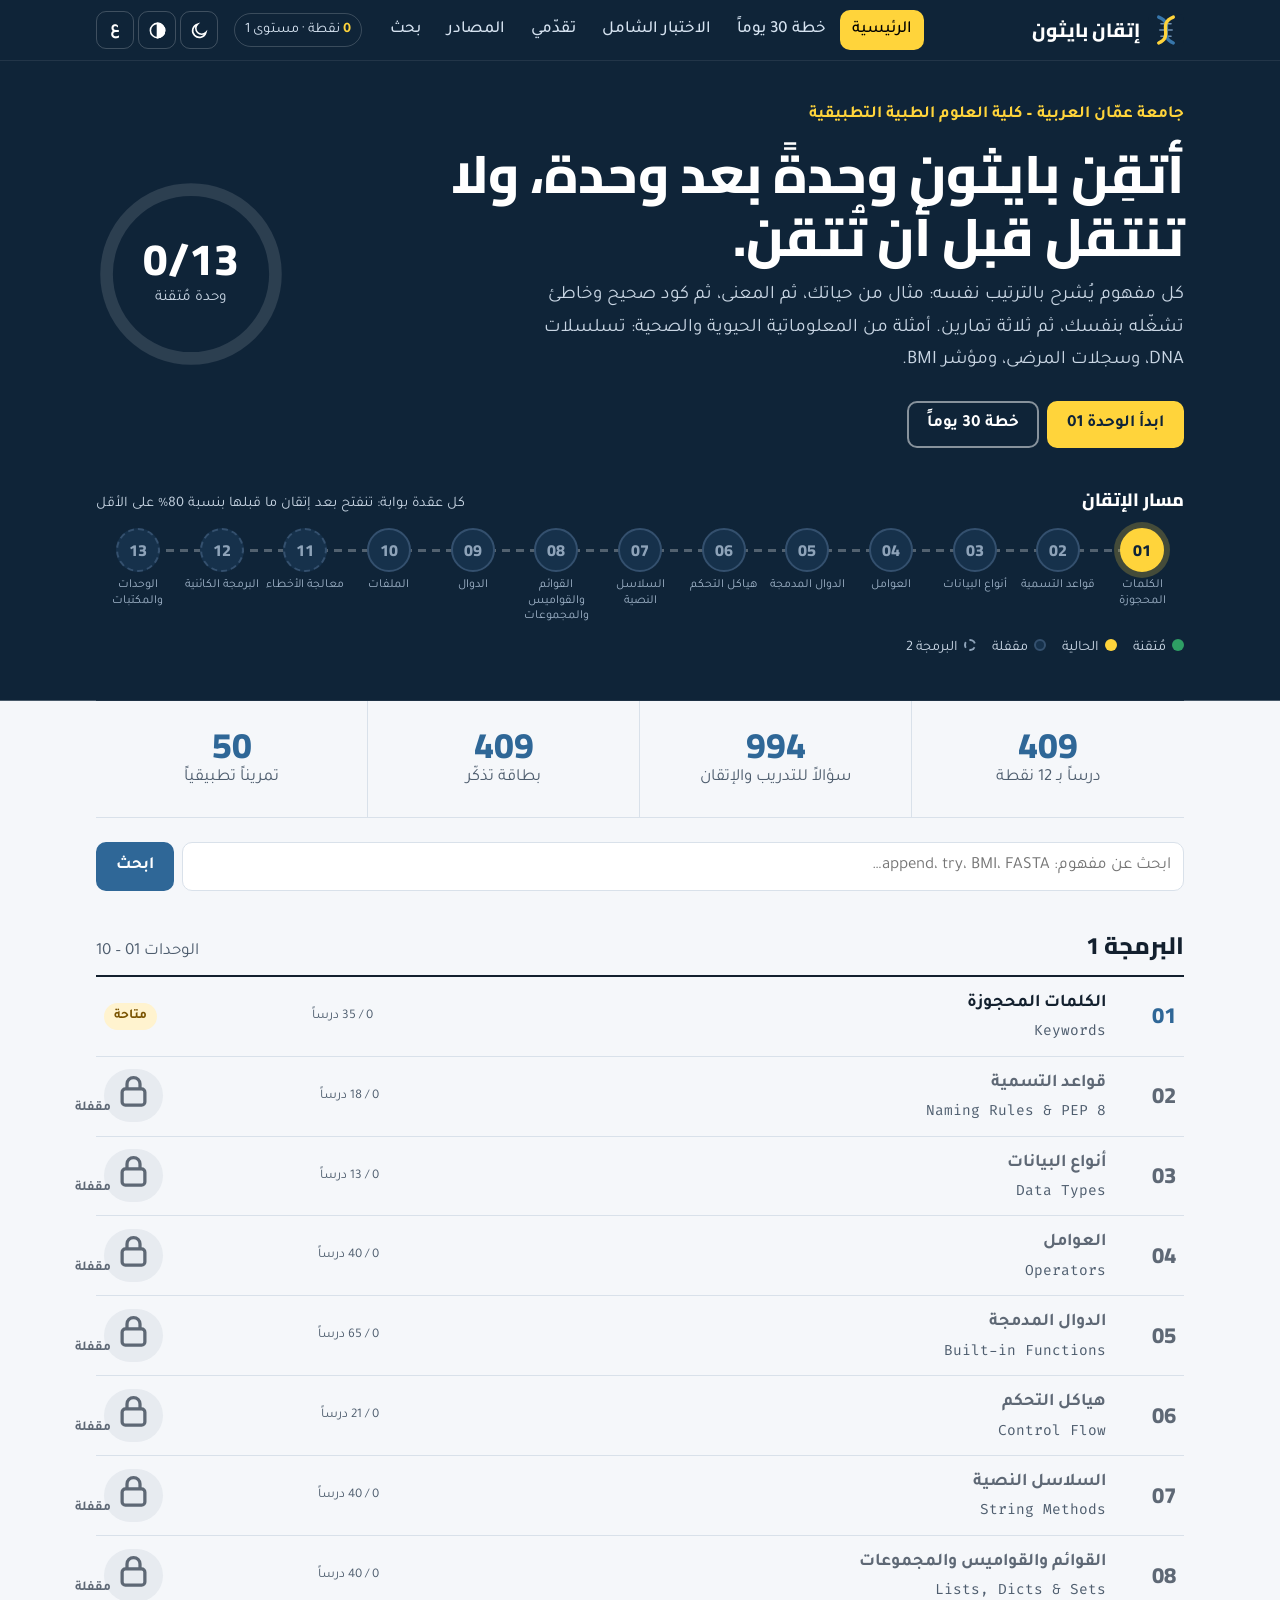
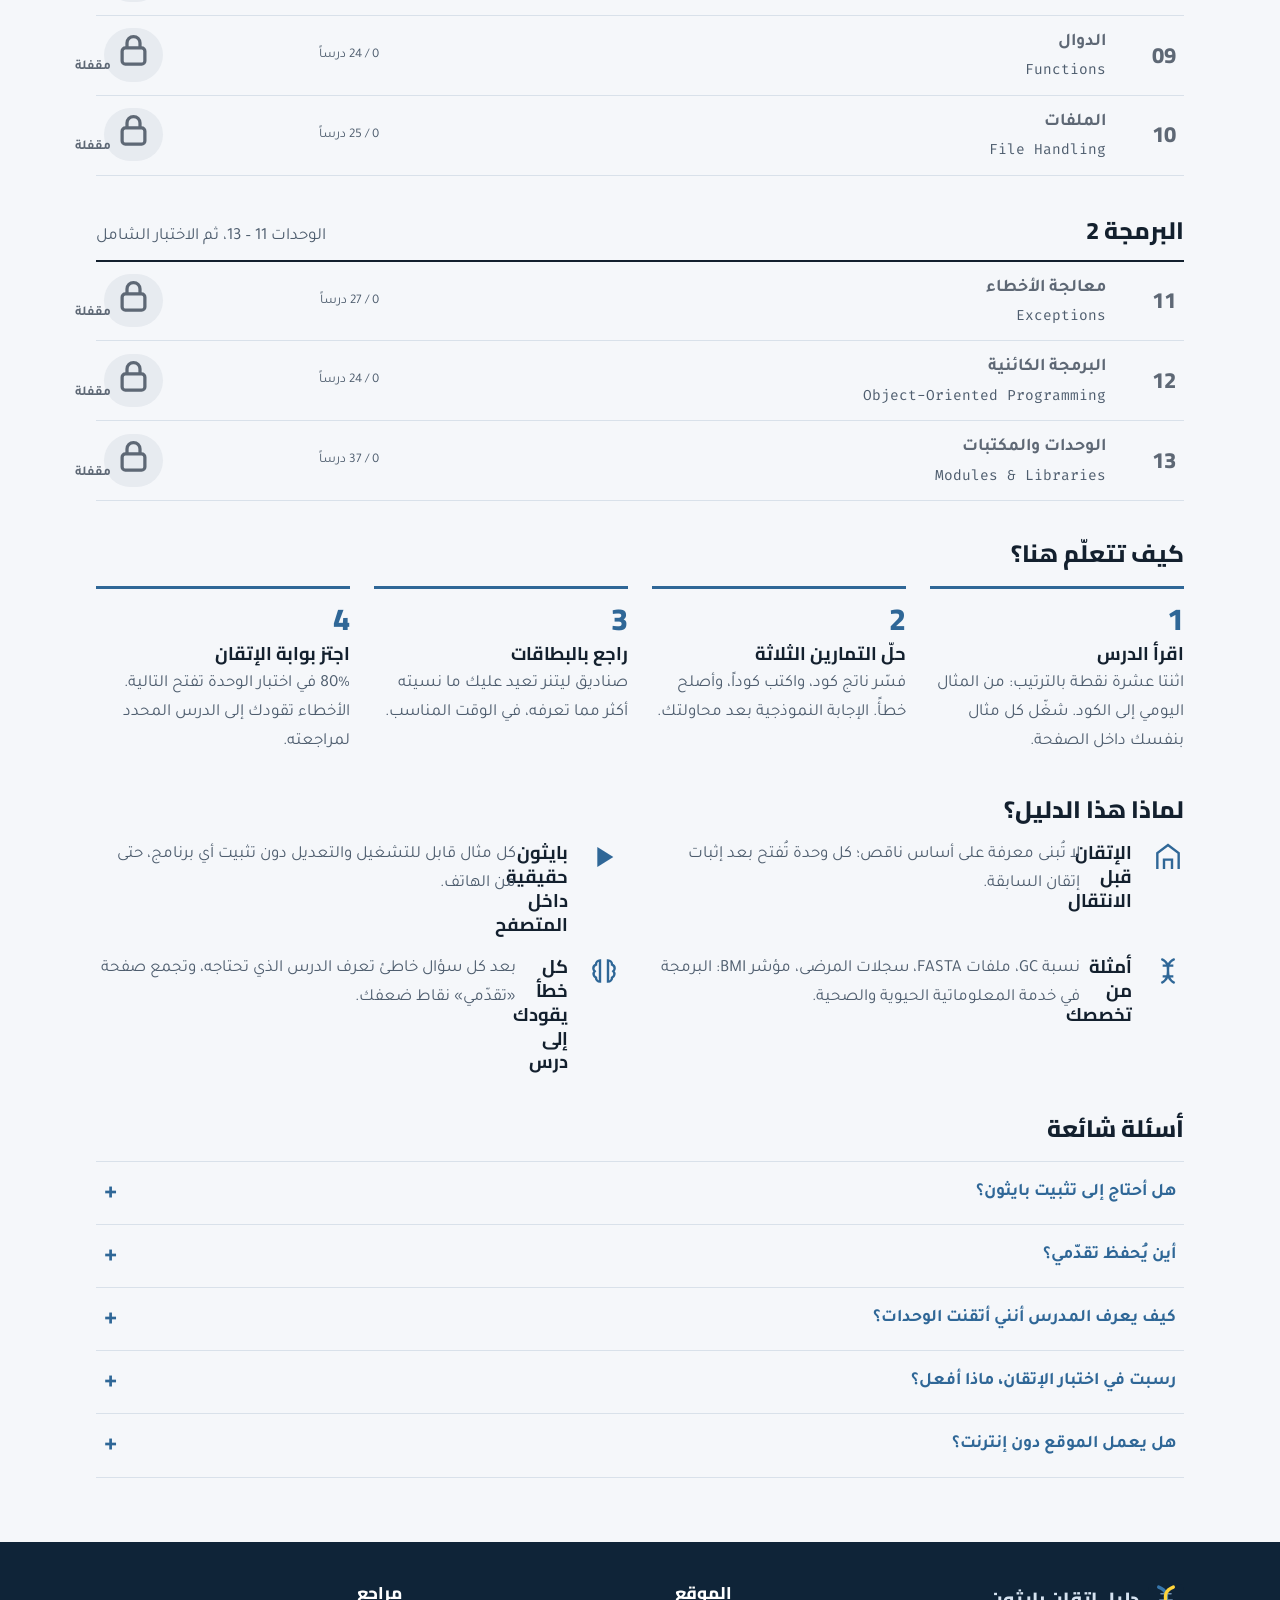
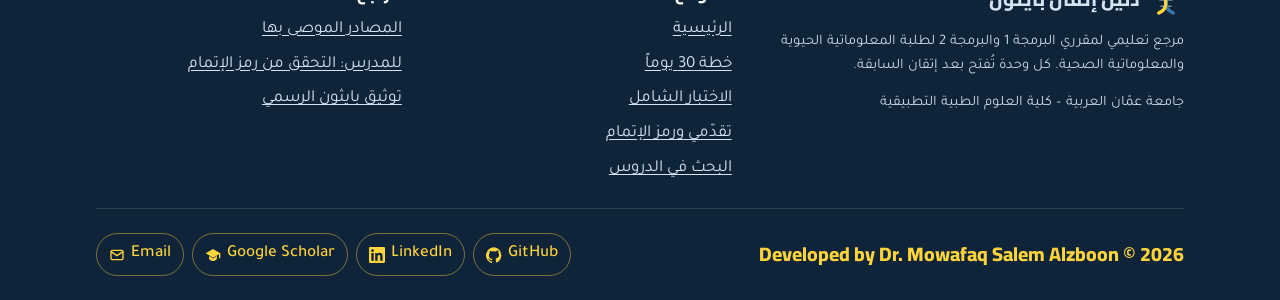
<file: index.html>
<!DOCTYPE html>
<html lang="ar" dir="rtl" data-theme="light" data-font="m">
<head>
<meta charset="utf-8">
<meta name="viewport" content="width=device-width, initial-scale=1">
<title>دليل إتقان بايثون – تعلّم بايثون بالإتقان المتدرّج</title>
<meta name="description" content="تعلّم لغة بايثون خطوة بخطوة: 13 وحدة و409 دروس بأسلوب النقاط الـ12، كود تشغّله في المتصفح، بطاقات تذكّر، وبوابات إتقان. أمثلة من المعلوماتية الحيوية والصحية.">
<meta name="author" content="Dr. Mowafaq Salem Alzboon">
<meta name="theme-color" content="#0F2438">
<link rel="canonical" href="https://mowafaqalzboon.github.io/python-mastery/">

<!-- المشاركة على وسائل التواصل (Open Graph + Twitter) -->
<meta property="og:type" content="website">
<meta property="og:locale" content="ar_AR">
<meta property="og:title" content="دليل إتقان بايثون – Python Mastery Guide">
<meta property="og:description" content="13 وحدة و409 دروس بكود قابل للتشغيل، وبطاقات تذكّر، واختبارات إتقان متدرّجة. أمثلة من المعلوماتية الحيوية والصحية.">
<meta property="og:url" content="https://mowafaqalzboon.github.io/python-mastery/">
<meta property="og:image" content="https://mowafaqalzboon.github.io/python-mastery/assets/img/og-image.png">
<meta name="twitter:card" content="summary_large_image">

<!-- الأيقونات -->
<link rel="icon" href="assets/img/logo.svg" type="image/svg+xml">
<link rel="icon" href="assets/img/icon-192.png" sizes="192x192" type="image/png">
<link rel="apple-touch-icon" href="assets/img/icon-192.png">
<link rel="manifest" href="manifest.webmanifest">

<!-- الخطوط: Cairo للعناوين، Tajawal للنص، Fira Code للكود (display=swap لعدم حجب العرض) -->
<link rel="preconnect" href="https://fonts.googleapis.com">
<link rel="preconnect" href="https://fonts.gstatic.com" crossorigin>
<!-- تحميل الخطوط دون حجب عرض الصفحة: يظهر النص فوراً بخط النظام ثم يتبدل -->
<link rel="preload" as="style" href="https://fonts.googleapis.com/css2?family=Cairo:wght@700;800&family=Fira+Code:wght@400;600&family=Tajawal:wght@400;500;700&display=swap" onload="this.onload=null;this.rel='stylesheet'">
<noscript><link rel="stylesheet" href="https://fonts.googleapis.com/css2?family=Cairo:wght@700;800&family=Fira+Code:wght@400;600&family=Tajawal:wght@400;500;700&display=swap"></noscript>

<link rel="preload" href="assets/data/core.json" as="fetch" crossorigin>
<link rel="stylesheet" href="assets/css/tokens.css">
<link rel="stylesheet" href="assets/css/app.css">
<link rel="stylesheet" href="assets/css/learn.css">

<!-- تطبيق تفضيلات العرض قبل الرسم لتجنب وميض الوضع الفاتح -->
<script>
  (function () {
    var d = document.documentElement, p = {};
    try { p = JSON.parse(localStorage.getItem("pm_prefs")) || {}; } catch (e) {}
    var dark = p.theme ? p.theme === "dark" : window.matchMedia("(prefers-color-scheme: dark)").matches;
    d.setAttribute("data-theme", dark ? "dark" : "light");
    if (p.contrast === "high") d.setAttribute("data-contrast", "high");
    d.setAttribute("data-font", p.font || "m");
  })();
</script>
<!-- بيانات منظمة لمحركات البحث (نوع: مقرر تعليمي) -->
<script type="application/ld+json">
{
  "@context": "https://schema.org",
  "@type": "Course",
  "name": "دليل إتقان بايثون – Python Mastery Guide",
  "description": "مقرر بايثون متدرّج بثلاث عشرة وحدة وبوابات إتقان، بأمثلة من المعلوماتية الحيوية والصحية.",
  "inLanguage": "ar",
  "url": "https://mowafaqalzboon.github.io/python-mastery/",
  "isAccessibleForFree": true,
  "educationalLevel": "University",
  "provider": { "@type": "CollegeOrUniversity", "name": "Amman Arab University" },
  "author": { "@type": "Person", "name": "Dr. Mowafaq Salem Alzboon",
              "sameAs": ["https://github.com/MowafaqAlzboon", "https://www.linkedin.com/in/mowafaq-salem-alzboon-87a21338/", "https://scholar.google.com/citations?user=GtyQFkYAAAAJ"] },
  "hasCourseInstance": { "@type": "CourseInstance", "courseMode": "online", "courseWorkload": "PT60H" }
}
</script>
</head>
<body>
<a class="skip-link" href="#main">تخطَّ إلى المحتوى</a>

<header class="site-header">
  <div class="wrap">
    <a class="brand" href="#/" aria-label="دليل إتقان بايثون – الصفحة الرئيسية">
      <img src="assets/img/logo.svg" alt="" width="36" height="36"><b>إتقان بايثون</b>
    </a>
    <nav class="main-nav" aria-label="القائمة الرئيسية">
      <a href="#/" data-nav="home">الرئيسية</a>
      <a href="#/plan" data-nav="plan">خطة 30 يوماً</a>
      <a href="#/final" data-nav="final">الاختبار الشامل</a>
      <a href="#/me" data-nav="me">تقدّمي</a>
      <a href="#/resources" data-nav="resources">المصادر</a>
      <a href="#/search" data-nav="search">بحث</a>
    </nav>
    <a class="xp-chip" id="xp-chip" href="#/me"></a>
    <div class="prefs" role="group" aria-label="إعدادات العرض">
      <button class="icon-btn" id="btn-theme" type="button" aria-label="الوضع الليلي" aria-pressed="false"></button>
      <button class="icon-btn" id="btn-contrast" type="button" aria-label="وضع التباين العالي" aria-pressed="false"></button>
      <button class="icon-btn" id="btn-font" type="button" aria-label="حجم الخط: متوسط. اضغط للتغيير">ع</button>
    </div>
  </div>
</header>

<main id="main" tabindex="-1">
  <div class="wrap" id="app">
    <noscript><h1>دليل إتقان بايثون</h1><p>يحتاج هذا الموقع إلى تفعيل JavaScript لعرض الدروس وتشغيل الكود.</p></noscript>
    <p class="muted" role="status">جارٍ التحميل…</p>
  </div>
</main>

<footer class="site-footer">
  <div class="wrap">
    <div class="footer-grid">
      <div>
        <a class="brand" href="#/"><img src="assets/img/logo.svg" alt="" width="36" height="36"><b>دليل إتقان بايثون</b></a>
        <p class="small ft-about">مرجع تعليمي لمقرري البرمجة 1 والبرمجة 2 لطلبة المعلوماتية الحيوية والمعلوماتية الصحية. كل وحدة تُفتح بعد إتقان السابقة.</p>
        <p class="small" id="ft-uni"></p>
      </div>
      <div>
        <h2>الموقع</h2>
        <ul>
          <li><a href="#/">الرئيسية</a></li>
          <li><a href="#/plan">خطة 30 يوماً</a></li>
          <li><a href="#/final">الاختبار الشامل</a></li>
          <li><a href="#/me">تقدّمي ورمز الإتمام</a></li>
          <li><a href="#/search">البحث في الدروس</a></li>
        </ul>
      </div>
      <div>
        <h2>مراجع</h2>
        <ul>
          <li><a href="#/resources">المصادر الموصى بها</a></li>
          <li><a href="#/verify">للمدرس: التحقق من رمز الإتمام</a></li>
          <li><a href="https://docs.python.org/3/" rel="noopener" target="_blank">توثيق بايثون الرسمي</a></li>
        </ul>
      </div>
    </div>
    <!-- اسم المؤلف: إلزامي في كل الصفحات، ذهبي على خلفية داكنة، مع سنة تلقائية -->
    <div class="author">
      <p class="author-name">Developed by Dr. Mowafaq Salem Alzboon © <span id="year"></span></p>
      <div class="author-links" id="author-links"></div>
    </div>
  </div>
</footer>

<div class="sr-only" aria-live="polite" id="live"></div>

<script src="assets/js/config.js"></script>
<script src="assets/js/py.js" defer></script>
<script src="assets/js/app.js" defer></script>
</body>
</html>
</file>
<file: assets/css/tokens.css>
/* ============================================================
   tokens.css — نظام التصميم (Design Tokens)
   كل الألوان والخطوط والمسافات تُعرَّف هنا فقط، وبقية الملفات تستخدم المتغيرات.
   ثلاثة أوضاع: فاتح (افتراضي) / ليلي [data-theme="dark"] / تباين عالٍ [data-contrast="high"]
   ثلاثة أحجام خط: [data-font="s|m|l"]
   ============================================================ */
:root {
  /* ألوان الهوية (ثابتة في كل الأوضاع) */
  --py-blue: #3776AB;      /* أزرق بايثون */
  --py-yellow: #FFD43B;    /* أصفر بايثون: يُستخدم على الخلفيات الداكنة فقط (تباين) */
  --ink: #0F2438;          /* الحبر الكحلي: الشريط العلوي والتذييل وقسم البطل */
  --ink-2: #16314B;

  /* ألوان دلالية — الوضع الفاتح */
  --bg: #F5F7FA;
  --surface: #FFFFFF;
  --surface-2: #EEF2F7;
  --text: #13202E;
  --text-muted: #4E5D6E;   /* تباين 6.6:1 على الأبيض */
  --line: #D9E1EA;
  --primary: #2F6797;      /* أغمق قليلاً من أزرق بايثون ليحقق 5.9:1 على الأبيض */
  --primary-text: #FFFFFF;
  --ok: #1E7B4A;  --ok-bg: #E2F3E9;
  --warn: #7A5300; --warn-bg: #FFF3CF;
  --bad: #A3121B; --bad-bg: #FCE4E6;
  --lock: #5E6875; --lock-bg: #E7EBF0;
  --code-bg: #EEF2F7; --code-text: #10233A;
  --focus: #FFB000;

  /* الخطوط */
  --font-display: "Cairo", "Segoe UI", Tahoma, sans-serif;
  --font-body: "Tajawal", "Segoe UI", Tahoma, sans-serif;
  --font-code: "Fira Code", Consolas, Menlo, "DejaVu Sans Mono", "Tajawal", "Courier New", monospace; /* العربية داخل الكود تأخذ خطاً عربياً */
  --fs-base: 17px;

  /* المقياس والمسافات */
  --radius-s: 6px; --radius-m: 10px; --radius-l: 18px;
  --space-1: 4px; --space-2: 8px; --space-3: 12px; --space-4: 16px; --space-5: 24px; --space-6: 40px; --space-7: 64px;
  --maxw: 1120px;
  --shadow: 0 1px 2px rgba(15, 36, 56, .06), 0 6px 18px rgba(15, 36, 56, .06);
  --dur: .25s;
}

/* ---------- الوضع الليلي ---------- */
[data-theme="dark"] {
  --bg: #0B1622;
  --surface: #122133;
  --surface-2: #19304A;
  --text: #E6EDF5;
  --text-muted: #A9B8C8;
  --line: #24405E;
  --primary: #6FA8DC;
  --primary-text: #0B1622;
  --ok: #6FD39A;  --ok-bg: #133524;
  --warn: #FFD43B; --warn-bg: #3A3110;
  --bad: #FF8A93; --bad-bg: #3D1519;
  --lock: #93A1B1; --lock-bg: #1A2A3C;
  --code-bg: #0E1A28; --code-text: #DCE7F3;
  --shadow: none;
}

/* ---------- وضع التباين العالي (يغلب الليلي والفاتح) ---------- */
[data-contrast="high"] {
  --bg: #000000;
  --surface: #000000;
  --surface-2: #111111;
  --text: #FFFFFF;
  --text-muted: #FFFFFF;
  --line: #FFFFFF;
  --primary: #FFD43B;
  --primary-text: #000000;
  --ok: #7CFFB0; --ok-bg: #000000;
  --warn: #FFD43B; --warn-bg: #000000;
  --bad: #FF9AA2; --bad-bg: #000000;
  --lock: #FFFFFF; --lock-bg: #000000;
  --code-bg: #000000; --code-text: #FFFFFF;
  --ink: #000000; --ink-2: #000000;
  --focus: #00E5FF;
  --shadow: none;
}

/* ---------- أحجام الخط ---------- */
[data-font="s"] { --fs-base: 15px; }
[data-font="m"] { --fs-base: 17px; }
[data-font="l"] { --fs-base: 20px; }
</file>
<file: assets/css/app.css>
/* ============================================================
   app.css — مكونات الواجهة (تعتمد كلياً على tokens.css)
   الترتيب: الأساس ← الهيكل (رأس/تذييل) ← الصفحة الرئيسية ← مكونات التعلم
   ============================================================ */

/* ---------- الأساس ---------- */
*, *::before, *::after { box-sizing: border-box; }
html { font-size: var(--fs-base); -webkit-text-size-adjust: 100%; }
body {
  margin: 0; background: var(--bg); color: var(--text);
  font-family: var(--font-body); line-height: 1.7;
  display: flex; flex-direction: column; min-height: 100vh;
}
h1, h2, h3 { font-family: var(--font-display); line-height: 1.3; margin: 0 0 .5em; }
h1 { font-size: 1.85rem; font-weight: 800; }
h2 { font-size: 1.4rem; font-weight: 800; margin-top: 1.6em; }
h3 { font-size: 1.08rem; font-weight: 700; }
p { margin: 0 0 .8em; }
a { color: var(--primary); text-underline-offset: 3px; }
img, svg { max-width: 100%; }
.wrap { width: 100%; max-width: var(--maxw); margin-inline: auto; padding-inline: var(--space-4); }
main { flex: 1; padding-block: var(--space-5) var(--space-7); }
.muted { color: var(--text-muted); }
.small { font-size: .86rem; }
.sr-only { position: absolute; width: 1px; height: 1px; overflow: hidden; clip: rect(0 0 0 0); white-space: nowrap; }

/* تركيز مرئي واضح على كل عنصر تفاعلي (WCAG 2.4.7) */
:focus-visible { outline: 3px solid var(--focus); outline-offset: 2px; border-radius: 4px; }

/* رابط التخطي إلى المحتوى (WCAG 2.4.1) */
.skip-link {
  position: absolute; inset-inline-start: var(--space-4); top: -60px; z-index: 50;
  background: var(--py-yellow); color: #000; padding: var(--space-2) var(--space-4);
  border-radius: var(--radius-m); font-weight: 700; text-decoration: none;
}
.skip-link:focus { top: var(--space-2); }

/* احترام تفضيل تقليل الحركة */
@media (prefers-reduced-motion: reduce) {
  *, *::before, *::after { animation: none !important; transition: none !important; scroll-behavior: auto !important; }
}

/* ---------- الرأس ---------- */
.site-header { background: var(--ink); color: #fff; position: sticky; top: 0; z-index: 20; border-bottom: 1px solid rgba(255,255,255,.08); }
.site-header .wrap { display: flex; align-items: center; gap: var(--space-4); min-height: 60px; flex-wrap: wrap; }
.brand { display: flex; align-items: center; gap: var(--space-2); color: #fff; text-decoration: none; }
.brand img { width: 36px; height: 36px; }
.brand b { font-family: var(--font-display); font-weight: 800; font-size: 1.12rem; }
.main-nav { display: flex; gap: 2px; margin-inline-start: auto; flex-wrap: wrap; }
.main-nav a {
  color: #D5E2F0; text-decoration: none; padding: 6px 12px; border-radius: var(--radius-m); font-weight: 500;
}
.main-nav a:hover { color: #fff; background: rgba(255,255,255,.08); }
.main-nav a[aria-current="page"] { color: #000; background: var(--py-yellow); }
.prefs { display: flex; gap: 4px; }
.icon-btn {
  display: inline-grid; place-items: center; width: 38px; height: 38px; border-radius: var(--radius-m);
  border: 1px solid rgba(255,255,255,.2); background: transparent; color: #fff; cursor: pointer; font: inherit; font-weight: 700;
}
.icon-btn:hover { background: rgba(255,255,255,.1); }
.icon-btn[aria-pressed="true"] { background: var(--py-yellow); color: #000; border-color: var(--py-yellow); }
.icon-btn svg { width: 19px; height: 19px; }

/* ---------- التذييل ---------- */
.site-footer { background: var(--ink); color: #C9D6E4; padding-block: var(--space-6) var(--space-5); }
.footer-grid { display: grid; grid-template-columns: 1.4fr 1fr 1fr; gap: var(--space-5); }
.site-footer h2 { font-size: 1rem; color: #fff; margin: 0 0 var(--space-3); }
.site-footer a { color: #D5E2F0; }
.site-footer ul { list-style: none; margin: 0; padding: 0; display: grid; gap: 6px; }
.author {
  margin-top: var(--space-5); padding-top: var(--space-5); border-top: 1px solid rgba(255,255,255,.12);
  display: flex; flex-wrap: wrap; gap: var(--space-3) var(--space-5); align-items: center; justify-content: space-between;
}
.author-name { direction: ltr; font-family: var(--font-display); font-weight: 800; font-size: 1.15rem; color: var(--py-yellow); margin: 0; }
.author-links { display: flex; gap: var(--space-2); }
.author-links a {
  display: inline-flex; align-items: center; gap: 6px; padding: 6px 12px; border: 1px solid rgba(255,212,59,.45);
  border-radius: 999px; color: var(--py-yellow); text-decoration: none; font-weight: 500; direction: ltr;
}
.author-links a:hover { background: rgba(255,212,59,.12); }
.author-links svg { width: 16px; height: 16px; }

/* ---------- الأزرار والشارات ---------- */
.btn {
  display: inline-flex; align-items: center; gap: 8px; border: 2px solid var(--primary); background: var(--primary);
  color: var(--primary-text); border-radius: var(--radius-m); padding: 10px 18px; font: inherit; font-weight: 700;
  cursor: pointer; text-decoration: none; line-height: 1.3;
}
.btn:hover { filter: brightness(1.08); }
.btn[disabled] { opacity: .45; cursor: not-allowed; }
.btn.ghost { background: transparent; color: var(--primary); }
.btn.gold { background: var(--py-yellow); border-color: var(--py-yellow); color: #0F2438; }
.btn.on-dark { background: transparent; border-color: rgba(255,255,255,.5); color: #fff; }
.btn.danger { background: var(--bad); border-color: var(--bad); color: #fff; }
.btn.sm { padding: 5px 12px; font-size: .9rem; }
.row { display: flex; gap: var(--space-2); flex-wrap: wrap; align-items: center; }
.pill { display: inline-block; font-size: .8rem; font-weight: 700; padding: 2px 10px; border-radius: 999px; white-space: nowrap; }
.p-ok { background: var(--ok-bg); color: var(--ok); }
.p-warn { background: var(--warn-bg); color: var(--warn); }
.p-bad { background: var(--bad-bg); color: var(--bad); }
.p-lock { background: var(--lock-bg); color: var(--lock); }
.p-c { background: var(--surface-2); color: var(--text); }
[data-contrast="high"] .pill { border: 1px solid currentColor; }

/* ============================================================
   الصفحة الرئيسية
   ============================================================ */
.hero { background: var(--ink); color: #fff; margin-top: calc(-1 * var(--space-5)); padding-block: var(--space-6) var(--space-6); }
.hero-grid { display: grid; grid-template-columns: 1fr auto; gap: var(--space-6); align-items: center; }
.hero h1 { font-size: clamp(1.9rem, 4.6vw, 3.1rem); line-height: 1.2; margin-bottom: var(--space-3); color: #fff; }
.hero .lead { font-size: 1.12rem; color: #C9D6E4; max-width: 34em; }
.hero .row { margin-top: var(--space-5); }

/* حلقة التقدم */
.ring { position: relative; width: 190px; height: 190px; flex: none; }
.ring svg { width: 100%; height: 100%; transform: rotate(-90deg); }
.ring .track { stroke: rgba(255,255,255,.12); }
.ring .value { stroke: var(--py-yellow); transition: stroke-dashoffset 1.2s ease; }
.ring-label { position: absolute; inset: 0; display: grid; place-content: center; text-align: center; }
.ring-label b { font-family: var(--font-display); font-size: 2.6rem; font-weight: 800; line-height: 1; color: #fff; }
.ring-label span { color: #C9D6E4; font-size: .9rem; margin-top: 4px; }

/* مسار الإتقان: العنصر المميز للموقع (13 عقدة متصلة كشريط DNA) */
.strand { margin-top: var(--space-6); }
.strand-title { display: flex; justify-content: space-between; align-items: baseline; gap: var(--space-3); flex-wrap: wrap; margin-bottom: var(--space-3); color: #C9D6E4; }
.strand-title h2 { color: #fff; font-size: 1.05rem; margin: 0; }
.strand ol { list-style: none; margin: 0; padding: 0; display: grid; grid-template-columns: repeat(13, 1fr); position: relative; }
.strand ol::before { /* الخيط الواصل بين العقد */
  content: ""; position: absolute; inset-inline: calc(100% / 26); top: 21px; height: 3px;
  background: repeating-linear-gradient(90deg, rgba(255,255,255,.28) 0 8px, transparent 8px 14px);
}
.strand li { position: relative; display: flex; flex-direction: column; align-items: center; gap: 6px; }
.node {
  position: relative; z-index: 1; width: 44px; height: 44px; border-radius: 50%; display: grid; place-items: center;
  font-family: var(--font-display); font-weight: 800; text-decoration: none; font-size: .95rem;
  background: var(--ink-2); color: #8EA3B9; border: 2px solid #34506E;
}
.node.done { background: #2E9E64; color: #fff; border-color: #2E9E64; }
.node.now { background: var(--py-yellow); color: #0F2438; border-color: var(--py-yellow); box-shadow: 0 0 0 6px rgba(255,212,59,.22); }
.node.p2 { border-style: dashed; }
.node-cap { font-size: .72rem; color: #9FB3C8; text-align: center; line-height: 1.25; max-width: 7.5em; }
.strand-legend { display: flex; gap: var(--space-4); flex-wrap: wrap; margin-top: var(--space-3); font-size: .85rem; color: #C9D6E4; }
.strand-legend i { display: inline-block; width: 12px; height: 12px; border-radius: 50%; margin-inline-end: 6px; vertical-align: -1px; }

/* شريط الأرقام */
.facts { display: grid; grid-template-columns: repeat(4, 1fr); border-bottom: 1px solid var(--line); }
.fact { padding: var(--space-5) var(--space-3); text-align: center; border-inline-start: 1px solid var(--line); }
.fact:first-child { border-inline-start: 0; }
.fact b { display: block; font-family: var(--font-display); font-size: 2.1rem; font-weight: 800; color: var(--primary); line-height: 1.1; }
.fact span { color: var(--text-muted); }

/* قوائم الوحدات */
.course-head { display: flex; align-items: baseline; justify-content: space-between; gap: var(--space-3); flex-wrap: wrap; margin-top: var(--space-6); border-bottom: 2px solid var(--text); padding-bottom: var(--space-2); }
.course-head h2 { margin: 0; }
.units { list-style: none; margin: 0; padding: 0; }
.unit-row {
  display: grid; grid-template-columns: 3.2rem 1fr minmax(120px, 200px) auto; gap: var(--space-4); align-items: center;
  padding: var(--space-3) var(--space-2); border-bottom: 1px solid var(--line); text-decoration: none; color: inherit;
}
.unit-row:hover { background: var(--surface); }
.unit-row .u-num { font-family: var(--font-display); font-weight: 800; font-size: 1.3rem; color: var(--primary); }
.unit-row .u-title { font-weight: 700; font-size: 1.05rem; }
.unit-row .u-en { color: var(--text-muted); font-size: .85rem; direction: ltr; text-align: right; font-family: var(--font-code); }
.unit-row.locked { color: var(--lock); }
.unit-row.locked .u-num { color: var(--lock); }
.meter { height: 8px; background: var(--surface-2); border-radius: 999px; overflow: hidden; }
.meter > i { display: block; height: 100%; background: var(--ok); border-radius: 999px; }
.meter-cap { font-size: .78rem; color: var(--text-muted); margin-top: 3px; }

/* كيف تبدأ (تسلسل حقيقي: الترقيم مستحق هنا) */
.steps { list-style: none; counter-reset: s; margin: var(--space-4) 0 0; padding: 0; display: grid; grid-template-columns: repeat(4, 1fr); gap: var(--space-5); }
.steps li { counter-increment: s; padding-top: var(--space-3); border-top: 3px solid var(--primary); }
.steps li::before { content: counter(s); font-family: var(--font-display); font-weight: 800; font-size: 1.8rem; color: var(--primary); display: block; line-height: 1.2; }
.steps h3 { margin: var(--space-1) 0; }
.steps p { color: var(--text-muted); margin: 0; }

/* لماذا هذا الموقع */
.why { display: grid; grid-template-columns: repeat(2, 1fr); gap: var(--space-4) var(--space-6); margin-top: var(--space-4); }
.why div { display: grid; grid-template-columns: 40px 1fr; gap: var(--space-3); align-items: start; }
.why svg { width: 32px; height: 32px; color: var(--primary); }
.why h3 { margin: 0 0 2px; }
.why p { margin: 0; color: var(--text-muted); }

/* الأسئلة الشائعة */
.faq { margin-top: var(--space-4); border-top: 1px solid var(--line); }
.faq details { border-bottom: 1px solid var(--line); }
.faq summary {
  cursor: pointer; padding: var(--space-4) var(--space-2); font-weight: 700; font-size: 1.04rem; list-style: none;
  display: flex; justify-content: space-between; gap: var(--space-3);
}
.faq summary::-webkit-details-marker { display: none; }
.faq summary::after { content: "+"; font-family: var(--font-display); font-size: 1.4rem; line-height: 1; color: var(--primary); }
.faq details[open] summary::after { content: "–"; }
.faq details p { padding: 0 var(--space-2) var(--space-4); margin: 0; color: var(--text-muted); max-width: 70ch; }

/* بطاقة الطالب */
.panel { background: var(--surface); border: 1px solid var(--line); border-radius: var(--radius-l); padding: var(--space-5); margin: var(--space-4) 0; box-shadow: var(--shadow); }
.form-row { display: flex; gap: var(--space-2); flex-wrap: wrap; align-items: end; }
.form-row label { display: grid; gap: 4px; font-weight: 600; font-size: .9rem; flex: 1; min-width: 170px; }
input[type=text], input[type=search], select, textarea {
  font: inherit; padding: 9px 12px; border: 1.5px solid var(--line); border-radius: var(--radius-m);
  background: var(--surface); color: var(--text);
}

/* ============================================================
   مكونات التعلم (الوحدة، البطاقات، الاختبار، التمارين)
   ============================================================ */
.crumbs { font-size: .88rem; color: var(--text-muted); margin-bottom: var(--space-2); }
.crumbs ol { list-style: none; padding: 0; margin: 0; display: flex; gap: 6px; flex-wrap: wrap; }
.crumbs li + li::before { content: "‹"; margin-inline-end: 6px; }
.unit-head .en { font-family: var(--font-code); color: var(--text-muted); direction: ltr; text-align: right; margin: 0; }
.banner { border-radius: var(--radius-m); padding: var(--space-3) var(--space-4); margin: var(--space-3) 0; font-weight: 600; }
.banner.must { background: var(--bad-bg); color: var(--bad); border-inline-start: 5px solid var(--bad); }
.banner.ok { background: var(--ok-bg); color: var(--ok); }
.banner.warn { background: var(--warn-bg); color: var(--warn); }
.tabs { display: flex; gap: 2px; border-bottom: 2px solid var(--line); margin: var(--space-4) 0; overflow-x: auto; }
.tabs a { padding: 10px 16px; text-decoration: none; color: var(--text-muted); font-weight: 700; border-bottom: 3px solid transparent; margin-bottom: -2px; white-space: nowrap; }
.tabs a[aria-current="page"] { color: var(--text); border-color: var(--primary); }
.filters { display: flex; gap: var(--space-2); flex-wrap: wrap; margin: var(--space-3) 0; }
.filters input[type=search] { flex: 1; min-width: 200px; }
.item { background: var(--surface); border: 1px solid var(--line); border-radius: var(--radius-l); padding: var(--space-4); margin: var(--space-3) 0; }
.item .head { display: flex; gap: var(--space-2); align-items: baseline; flex-wrap: wrap; margin-bottom: var(--space-2); }
.item .title { font-family: var(--font-code); font-weight: 600; font-size: 1.05rem; direction: ltr; unicode-bidi: isolate; }
.item .ten { color: var(--text-muted); font-size: .88rem; direction: ltr; }
.fld { display: grid; grid-template-columns: 150px 1fr; gap: var(--space-2); padding: 6px 0; border-top: 1px dashed var(--line); }
.fld .k { color: var(--text-muted); font-size: .88rem; }
.fld .v { white-space: pre-wrap; }
pre, code, .mono { font-family: var(--font-code); direction: ltr; text-align: left; }
pre { background: var(--code-bg); color: var(--code-text); padding: 10px 12px; border-radius: var(--radius-m); margin: 0; overflow-x: auto; white-space: pre; font-size: .9rem; line-height: 1.55; }
.q { background: var(--surface); border: 1px solid var(--line); border-radius: var(--radius-l); padding: var(--space-4); margin: var(--space-3) 0; }
.q .qh { display: flex; gap: var(--space-2); align-items: center; flex-wrap: wrap; color: var(--text-muted); font-size: .84rem; margin-bottom: 6px; }
.q .qt { font-weight: 700; margin-bottom: var(--space-2); }
.opts { display: grid; gap: 6px; }
.opt {
  display: flex; gap: var(--space-3); align-items: flex-start; text-align: start; border: 1.5px solid var(--line);
  border-radius: var(--radius-m); padding: 10px 12px; background: var(--surface); color: var(--text); font: inherit; cursor: pointer; width: 100%;
}
.opt:hover { border-color: var(--primary); }
.opt[aria-pressed="true"] { border-color: var(--primary); background: var(--surface-2); box-shadow: inset 4px 0 0 var(--primary); }
.opt .l { font-weight: 800; color: var(--primary); min-width: 1.2em; }
.opt .ot { unicode-bidi: plaintext; white-space: pre-wrap; }
.res-ok { border-color: var(--ok); } .res-bad { border-color: var(--bad); }
.submit-bar { position: sticky; bottom: 0; background: var(--bg); padding: var(--space-3) 0; border-top: 1px solid var(--line); display: flex; gap: var(--space-3); align-items: center; flex-wrap: wrap; }
.flash { max-width: 640px; margin: var(--space-3) auto; text-align: center; }
.flash .face { min-height: 200px; display: flex; flex-direction: column; justify-content: center; align-items: center; background: var(--surface); border: 1px solid var(--line); border-radius: var(--radius-l); padding: var(--space-5); font-size: 1.2rem; font-weight: 700; }
.flash .back { white-space: pre-wrap; font-weight: 400; font-size: 1rem; text-align: start; margin-top: var(--space-3); padding-top: var(--space-3); border-top: 1px dashed var(--line); width: 100%; }
table.t { width: 100%; border-collapse: collapse; background: var(--surface); }
table.t th { background: var(--surface-2); color: var(--text); font-weight: 700; padding: 10px; text-align: start; border-bottom: 2px solid var(--line); }
table.t td { padding: 10px; border-top: 1px solid var(--line); vertical-align: top; }
.lockbox { text-align: center; padding: var(--space-6) var(--space-4); }
.lockbox svg { width: 48px; height: 48px; color: var(--lock); }
.codebox { font-family: var(--font-code); direction: ltr; word-break: break-all; background: var(--code-bg); color: var(--code-text); padding: var(--space-3); border-radius: var(--radius-m); border: 1px dashed var(--line); font-size: .88rem; }
details > summary { cursor: pointer; font-weight: 700; color: var(--primary); }

/* ============================================================
   الجوال أولاً: تعديلات الشاشات الصغيرة
   ============================================================ */
@media (max-width: 900px) {
  .footer-grid { grid-template-columns: 1fr 1fr; }
  .footer-grid > :first-child { grid-column: 1 / -1; }
  .steps { grid-template-columns: repeat(2, 1fr); }
}
@media (max-width: 680px) {
  .site-header { position: static; }
  .main-nav { order: 3; width: 100%; margin-inline-start: 0; overflow-x: auto; flex-wrap: nowrap; }
  .prefs { margin-inline-start: auto; }
  .hero-grid { grid-template-columns: 1fr; }
  .ring { width: 150px; height: 150px; margin-inline: auto; }
  .ring-label b { font-size: 2rem; }
  .node { width: 24px; height: 24px; font-size: .62rem; border-width: 1.5px; }
  .strand ol::before { top: 11px; }
  .node-cap { display: none; }
  .facts { grid-template-columns: repeat(2, 1fr); }
  .fact:nth-child(3) { border-inline-start: 0; }
  .fact:nth-child(n+3) { border-top: 1px solid var(--line); }
  .unit-row { grid-template-columns: 2.4rem 1fr; }
  .unit-row .u-meter, .unit-row .u-status { grid-column: 2; }
  .why { grid-template-columns: 1fr; }
  .steps { grid-template-columns: 1fr; }
  .fld { grid-template-columns: 1fr; gap: 2px; }
  .footer-grid { grid-template-columns: 1fr; }
}

/* الطباعة: إخفاء الهيكل وطباعة المحتوى فقط */
@media print {
  .site-header, .site-footer, .skip-link, .filters, .tabs, .submit-bar { display: none !important; }
  body { background: #fff; color: #000; }
}
</file>
<file: assets/css/learn.css>
/* ============================================================
   learn.css — مكونات التعلم: الدرس ذو الـ 12 نقطة، التشغيل، البطاقات،
   التدريب، الأوسمة، الشهادة. يعتمد على متغيرات tokens.css فقط.
   ============================================================ */

/* ---------- أحجام الخط الثلاثة ---------- */
[data-font="s"] { --fs-base: 15px; }
[data-font="m"] { --fs-base: 17px; }
[data-font="l"] { --fs-base: 20px; }

/* ---------- الرأس: شارة النقاط ---------- */
.xp-chip { color: #D5E2F0; text-decoration: none; font-size: .85rem; padding: 4px 10px; border: 1px solid rgba(255,255,255,.18); border-radius: 999px; white-space: nowrap; }
.xp-chip b { color: var(--py-yellow); }
.xp-chip:empty { display: none; }
.ft-about { margin-top: 12px; max-width: 36em; }

/* ---------- الصفحة الرئيسية: البطل بعرض الشاشة ---------- */
.is-home main { padding-top: 0; }
.hero { margin-top: 0; box-shadow: 0 0 0 100vmax var(--ink); clip-path: inset(0 -100vmax); }
.hero .wrap { padding-inline: 0; }
.hero-kicker { color: var(--py-yellow); font-weight: 700; margin-bottom: var(--space-3); }
.home-search { display: flex; gap: var(--space-2); margin: var(--space-5) 0 0; }
.home-search input { flex: 1; min-width: 0; }
.u-title, .u-en { display: block; }

/* ---------- صفحة الوحدة ---------- */
.unit-intro { display: grid; grid-template-columns: 1fr auto; gap: var(--space-3) var(--space-5); align-items: center; }
.unit-intro h2 { margin: 0 0 4px; }
.unit-intro p { margin: 0; }
.unit-intro .meter, .unit-intro .meter-cap { grid-column: 1 / -1; }
.lgroup h2 { margin-top: var(--space-6); padding-bottom: var(--space-2); border-bottom: 2px solid var(--text); }
.lgroup h2 small { color: var(--text-muted); font-weight: 400; font-size: .9rem; }
.chips { list-style: none; padding: 0; margin: var(--space-3) 0 0; display: flex; flex-wrap: wrap; gap: 6px; }
.chip { display: inline-block; padding: 5px 12px; border: 1px solid var(--line); border-radius: var(--radius-m); background: var(--surface); text-decoration: none; color: var(--primary); }
.chip:hover { border-color: var(--primary); }
.chip.done { background: var(--ok-bg); border-color: var(--ok); color: var(--ok); }
.chip.done::after { content: " ✓"; }
.k-code { font-family: var(--font-code); }
.k-ar { font-family: var(--font-body); }
pre bdi, .k-code bdi { font-family: var(--font-body); }

/* ---------- الدرس: فهرس جانبي + بطاقة النقاط ---------- */
.layout { display: grid; grid-template-columns: 240px minmax(0, 1fr); gap: var(--space-6); align-items: start; }
.toc { position: sticky; top: 76px; max-height: calc(100vh - 96px); overflow: auto; font-size: .88rem; padding-inline-end: 4px; }
.toc b { display: block; color: var(--text-muted); font-size: .8rem; margin: var(--space-3) 0 4px; }
.toc div { display: flex; flex-wrap: wrap; gap: 4px; }
.toc a { text-decoration: none; padding: 2px 8px; border: 1px solid var(--line); border-radius: var(--radius-s); background: var(--surface); color: var(--primary); }
.toc a.done { border-color: var(--ok); color: var(--ok); }
.toc a.on, .toc a.toc-intro.on { background: var(--primary); color: var(--primary-text); border-color: var(--primary); }
.toc-intro { display: inline-block; }
.lesson-title { font-size: 1.9rem; margin: 0; }
.lesson-title.k-code { color: var(--primary); }
.kw-head { display: flex; align-items: center; gap: var(--space-3); flex-wrap: wrap; margin-bottom: var(--space-3); }
.say { display: inline-grid; place-items: center; border: 1px solid var(--line); background: var(--surface); color: var(--text); border-radius: 50%; width: 40px; height: 40px; cursor: pointer; }
.say svg { width: 20px; height: 20px; }
.lvl { font-size: .82rem; color: var(--text-muted); background: var(--surface-2); padding: 3px 10px; border-radius: 999px; }
.pts { display: grid; grid-template-columns: repeat(2, minmax(0, 1fr)); border: 1px solid var(--line); border-radius: var(--radius-l); overflow: hidden; background: var(--surface); margin-top: var(--space-3); }
.pt { padding: var(--space-4); border-bottom: 1px solid var(--line); border-inline-start: 1px solid var(--line); min-width: 0; }
.pt:nth-child(odd) { border-inline-start: 0; }
.pt-real { grid-column: 1 / -1; background: var(--warn-bg); border-inline-start: 0; }
.pt-real p { font-size: 1.08rem; color: var(--text); }
.pt-real ~ .pt:nth-child(odd) { border-inline-start: 1px solid var(--line); }
.pt-real ~ .pt:nth-child(even) { border-inline-start: 0; }
.pt-write, .pt-fix, .pt-bonus { grid-column: 1 / -1; border-inline-start: 0 !important; }
.pt-bonus { border-bottom: 0; }
.pt-h { margin: 0 0 var(--space-2); font-family: var(--font-display); font-size: .98rem; display: flex; align-items: center; gap: 8px; }
.pn { display: inline-grid; place-items: center; width: 22px; height: 22px; border-radius: 50%; background: var(--surface-2); color: var(--text-muted); font-size: .72rem; font-weight: 700; font-family: var(--font-body); }
.pb p { margin: 0 0 var(--space-2); }
.pb pre { margin: var(--space-2) 0; }
.out { display: flex; gap: var(--space-2); align-items: flex-start; font-size: .88rem; color: var(--text-muted); }
.out pre { flex: 1; margin: 0; background: transparent; border: 1px dashed var(--line); padding: 4px 10px; color: var(--text); }
.err { display: inline-block; font-family: var(--font-code); font-size: .8rem; font-weight: 600; padding: 1px 8px; border-radius: var(--radius-s); }
.err.exc { background: var(--bad-bg); color: var(--bad); }
.err.logic { background: var(--warn-bg); color: var(--warn); font-family: var(--font-body); }
.task { font-weight: 700; }
.pt details { margin-top: var(--space-2); }
.pt details[open] { background: var(--surface-2); border-radius: var(--radius-m); padding: var(--space-2) var(--space-3); }
.lesson-foot { display: flex; justify-content: space-between; align-items: center; gap: var(--space-3); flex-wrap: wrap; margin-top: var(--space-5); }
.ok-btn { background: var(--ok); border-color: var(--ok); color: #fff; }
.ok-btn svg { width: 18px; height: 18px; }
[data-contrast="high"] .ok-btn { color: #000; }

/* ---------- تشغيل الكود ---------- */
.code { position: relative; }
.code pre { padding-bottom: 38px; }
.run {
  display: inline-flex; align-items: center; gap: 6px; font: inherit; font-size: .82rem; font-weight: 700; cursor: pointer;
  border: 1.5px solid var(--primary); background: var(--surface); color: var(--primary); border-radius: var(--radius-s); padding: 3px 10px;
}
.code .run { position: absolute; bottom: 6px; inset-inline-start: 8px; }
.run:hover { background: var(--primary); color: var(--primary-text); }
.run[disabled] { opacity: .6; cursor: progress; }
.editor { display: grid; gap: 6px; margin: var(--space-2) 0; }
.editor textarea {
  width: 100%; font-family: var(--font-code); font-size: .9rem; line-height: 1.55; direction: ltr; text-align: left;
  background: var(--code-bg); color: var(--code-text); border: 1.5px solid var(--line); border-radius: var(--radius-m); padding: 10px 12px; resize: vertical; tab-size: 4;
}
.editor textarea:focus { border-color: var(--primary); }
.editor .run { justify-self: start; }
.run-out { border-inline-start: 4px solid var(--primary); background: var(--surface-2); border-radius: var(--radius-m); padding: var(--space-2) var(--space-3); margin: var(--space-2) 0; }
.run-out pre { background: transparent; padding: 4px 0; }
.ro-err { color: var(--bad); }
.ro-err pre { color: var(--bad); font-size: .8rem; white-space: pre-wrap; }
.ro-fig { display: block; max-width: 100%; height: auto; background: #fff; border-radius: var(--radius-s); margin: 6px 0; }

/* ---------- البطاقات: قلب ثلاثي الأبعاد ---------- */
.boxes { display: grid; grid-template-columns: repeat(6, 1fr); gap: 6px; margin: var(--space-3) 0; }
.boxes div { background: var(--surface); border: 1px solid var(--line); border-radius: var(--radius-m); text-align: center; padding: 8px 4px; }
.boxes b { display: block; font-family: var(--font-display); font-size: 1.3rem; color: var(--primary); }
.boxes span { font-size: .78rem; color: var(--text-muted); }
.flash { max-width: 680px; margin: var(--space-4) auto; text-align: center; }
.flip { perspective: 1400px; }
.flip-inner {
  position: relative; display: block; width: 100%; min-height: 280px; border: 0; padding: 0; background: none; cursor: pointer; font: inherit; color: inherit;
  transform-style: preserve-3d; transition: transform .6s cubic-bezier(.2,.7,.2,1);
}
.flip.flipped .flip-inner { transform: rotateY(180deg); }
.face {
  position: absolute; inset: 0; display: flex; flex-direction: column; justify-content: center; align-items: center; gap: var(--space-3);
  backface-visibility: hidden; -webkit-backface-visibility: hidden; background: var(--surface); border: 1px solid var(--line); border-radius: var(--radius-l);
  padding: var(--space-5); box-shadow: var(--shadow); overflow: auto;
}
.face.back { transform: rotateY(180deg); text-align: start; align-items: stretch; justify-content: flex-start; }
.face .ask { color: var(--text-muted); font-size: .9rem; }
.face .term { font-size: 1.9rem; font-weight: 700; color: var(--primary); }
.face .small-term { font-size: 1.1rem; }
.face .hint { color: var(--text-muted); }
.face .ans p { margin: 0 0 var(--space-2); }
.flash-act { justify-content: center; margin-top: var(--space-3); }
.flash-act svg { width: 16px; height: 16px; }
.grade { justify-content: center; margin-top: var(--space-3); }
kbd { font-family: var(--font-code); font-size: .75rem; border: 1px solid currentColor; border-radius: 4px; padding: 0 5px; opacity: .8; }
@media (prefers-reduced-motion: reduce) {
  .flip-inner { transform: none !important; }
  .face { position: static; display: none; }
  .flip:not(.flipped) .face.front, .flip.flipped .face.back { display: flex; transform: none; min-height: 280px; }
}

/* ---------- الأسئلة: التدريب والاختبار ---------- */
.q-card { background: var(--surface); border: 1px solid var(--line); border-radius: var(--radius-l); padding: var(--space-4); margin: var(--space-3) 0; }
.q-card .qh { display: flex; gap: var(--space-2); align-items: center; flex-wrap: wrap; color: var(--text-muted); font-size: .84rem; margin-bottom: 6px; }
.q-card .qt { font-weight: 700; margin-bottom: var(--space-2); }
.q-card pre { margin-bottom: var(--space-2); }
.q-card.res-ok { border-inline-start: 5px solid var(--ok); }
.q-card.res-bad { border-inline-start: 5px solid var(--bad); }
.opt.is-right { border-color: var(--ok); background: var(--ok-bg); }
.opt.is-wrong { border-color: var(--bad); background: var(--bad-bg); }
.opt[disabled] { cursor: default; }
.feedback { display: flex; gap: var(--space-3); flex-wrap: wrap; justify-content: space-between; padding: var(--space-3) var(--space-4); border-radius: var(--radius-m); font-weight: 700; margin: var(--space-3) 0; }
.feedback.ok { background: var(--ok-bg); color: var(--ok); }
.feedback.bad { background: var(--bad-bg); color: var(--bad); }
.feedback span { font-weight: 500; color: var(--text); }
.mono-inline { font-family: var(--font-code); unicode-bidi: plaintext; }
.review { margin: 0; padding-inline-start: 1.2em; columns: 2; }
.submit-bar { z-index: 5; }

/* ---------- التمارين ---------- */
.exercise { background: var(--surface); border: 1px solid var(--line); border-radius: var(--radius-l); padding: var(--space-4) var(--space-5); margin: var(--space-4) 0; }
.exercise header { display: flex; justify-content: space-between; gap: var(--space-3); flex-wrap: wrap; align-items: baseline; }
.exercise h2 { font-size: 1.15rem; margin: 0; }
.exercise .hint { margin: var(--space-2) 0; }
.ex-status { margin: var(--space-3) 0; }
.exercise svg { width: 14px; height: 14px; vertical-align: -2px; }

/* ---------- تقدّمي ---------- */
.me-head { display: flex; justify-content: space-between; align-items: center; gap: var(--space-3); flex-wrap: wrap; }
.me-head h2 { margin: 0; }
.me-head p { margin: 0; color: var(--text-muted); }
.stats { display: grid; grid-template-columns: repeat(5, 1fr); gap: var(--space-2); margin: var(--space-4) 0; }
.stats > div { background: var(--surface); border: 1px solid var(--line); border-radius: var(--radius-m); padding: var(--space-3); text-align: center; display: grid; gap: 4px; }
.stats b { font-family: var(--font-display); font-size: 1.7rem; color: var(--primary); line-height: 1.1; }
.stats span { color: var(--text-muted); font-size: .86rem; }
.badges { list-style: none; padding: 0; margin: 0; display: grid; grid-template-columns: repeat(auto-fill, minmax(160px, 1fr)); gap: var(--space-2); }
.badges li { border: 1px dashed var(--line); border-radius: var(--radius-m); padding: var(--space-3); display: grid; gap: 2px; color: var(--text-muted); }
.badges li.got { border-style: solid; border-color: var(--ok); background: var(--ok-bg); color: var(--text); }
.badges li:not(.got) .b-ic { filter: grayscale(1); opacity: .45; }
.b-ic { font-size: 1.6rem; }
.weak { padding: 0; list-style: none; counter-reset: w; display: grid; gap: 6px; }
.weak li { display: flex; justify-content: space-between; align-items: center; gap: var(--space-3); background: var(--surface); border: 1px solid var(--line); border-radius: var(--radius-m); padding: 8px 12px; }
.table-wrap { overflow-x: auto; }

/* ---------- البحث والمصادر ---------- */
.results, .resources { list-style: none; padding: 0; margin: var(--space-3) 0; display: grid; gap: var(--space-2); }
.results li, .resources li { background: var(--surface); border: 1px solid var(--line); border-radius: var(--radius-m); padding: var(--space-3) var(--space-4); }
.results p, .resources p { margin: 4px 0 0; }
.resources a { font-weight: 700; }

/* ---------- الإشعار السريع ---------- */
.toast {
  position: fixed; bottom: 20px; inset-inline-start: 50%; transform: translate(50%, 140%); z-index: 60;
  background: var(--ink); color: #fff; padding: 10px 18px; border-radius: 999px; font-weight: 700; box-shadow: 0 6px 24px rgba(0,0,0,.25);
  transition: transform .3s ease; border: 2px solid var(--py-yellow); max-width: 92vw;
}
.toast.quiet { border-color: transparent; }
.toast.show { transform: translate(50%, 0); }
[dir="ltr"] .toast { transform: translate(-50%, 140%); }

/* ---------- الشهادة ---------- */
.certificate {
  max-width: 820px; margin: var(--space-4) auto; background: #fff; color: #13202E; text-align: center;
  border: 10px double #0F2438; outline: 3px solid #FFD43B; outline-offset: -22px; padding: var(--space-7) var(--space-6);
}
.certificate h2 { font-size: 2rem; color: #0F2438; margin: var(--space-3) 0; }
.cert-org { color: #4E5D6E; font-weight: 700; }
.cert-name { font-family: var(--font-display); font-size: 2.3rem; font-weight: 800; color: #2F6797; border-bottom: 2px solid #FFD43B; display: inline-block; padding: 0 var(--space-5); }
.cert-foot { display: flex; justify-content: space-between; align-items: center; gap: var(--space-5); margin-top: var(--space-6); text-align: start; }
.qr { width: 120px; height: 120px; flex: none; }
.qr svg { width: 100%; height: 100%; }
.cert-sign { font-family: var(--font-display); font-weight: 800; font-size: 1.1rem; color: #0F2438; border-top: 1px solid #0F2438; padding-top: 4px; }

/* ---------- الجوال ---------- */
@media (max-width: 960px) {
  .layout { grid-template-columns: 1fr; }
  .toc { position: static; max-height: 220px; border: 1px solid var(--line); border-radius: var(--radius-m); padding: var(--space-2) var(--space-3); background: var(--surface); }
}
@media (max-width: 680px) {
  .xp-chip { order: 2; }
  .pts { grid-template-columns: 1fr; }
  .pt { border-inline-start: 0 !important; }
  .lesson-title { font-size: 1.45rem; }
  .unit-intro { grid-template-columns: 1fr; }
  .stats { grid-template-columns: repeat(2, 1fr); }
  .boxes { grid-template-columns: repeat(3, 1fr); }
  .review { columns: 1; }
  .certificate { padding: var(--space-5) var(--space-3); border-width: 6px; }
  .cert-foot { flex-direction: column; text-align: center; }
  .cert-name { font-size: 1.7rem; }
  .face .term { font-size: 1.5rem; }
}

/* ---------- الطباعة: الشهادة وحدها، والدروس بلا أزرار ---------- */
@media print {
  .no-print, .run, .editor, .toc, .lesson-foot, .crumbs, .xp-chip, .toast { display: none !important; }
  .certificate { margin: 0; page-break-inside: avoid; }
  .layout { display: block; }
  .pt details { display: block; }
}

/* العنوان يُركَّز برمجياً عند تغيّر الصفحة (لقارئ الشاشة) دون إطار مرئي */
h1[tabindex="-1"]:focus, .qt[tabindex="-1"]:focus { outline: none; }
.stdin-box { display: grid; gap: 4px; font-size: .86rem; color: var(--text-muted); }
.stdin-box textarea { font-family: var(--font-code); direction: ltr; text-align: left; background: var(--surface); }
.files pre { font-size: .8rem; max-height: 180px; overflow: auto; }
/* مخرجات البرامج قد تحوي العربية: كل سطر يأخذ اتجاهه من محتواه، كما في الطرفية */
.ro-out, .out pre { unicode-bidi: plaintext; }
/* أزرار ملونة في الوضع الليلي والتباين العالي: نص داكن على الخلفية الفاتحة */
[data-theme="dark"] .btn.danger, [data-contrast="high"] .btn.danger,
[data-theme="dark"] .ok-btn, [data-contrast="high"] .ok-btn { color: #0B1622; }
pre[tabindex="0"]:focus-visible { outline: 3px solid var(--focus); }
/* منع قفز التذييل أثناء تحميل المحتوى (Cumulative Layout Shift) */
main { min-height: 100vh; }
/* فهرس الدرس: مفتوح دائماً على الشاشات الواسعة، قابل للطي على الجوال */
.toc-wrap > summary { display: none; }
.main-nav a { white-space: nowrap; }
@media (max-width: 960px) {
  .toc-wrap { border: 1px solid var(--line); border-radius: var(--radius-m); background: var(--surface); }
  .toc-wrap > summary { display: block; padding: 10px 14px; }
  .toc-wrap .toc { border: 0; border-top: 1px solid var(--line); border-radius: 0; max-height: 50vh; }
}
@media (min-width: 961px) { .toc-wrap { position: sticky; top: 76px; } .toc-wrap .toc { position: static; } }
.author-links { flex-wrap: wrap; }
</file>
